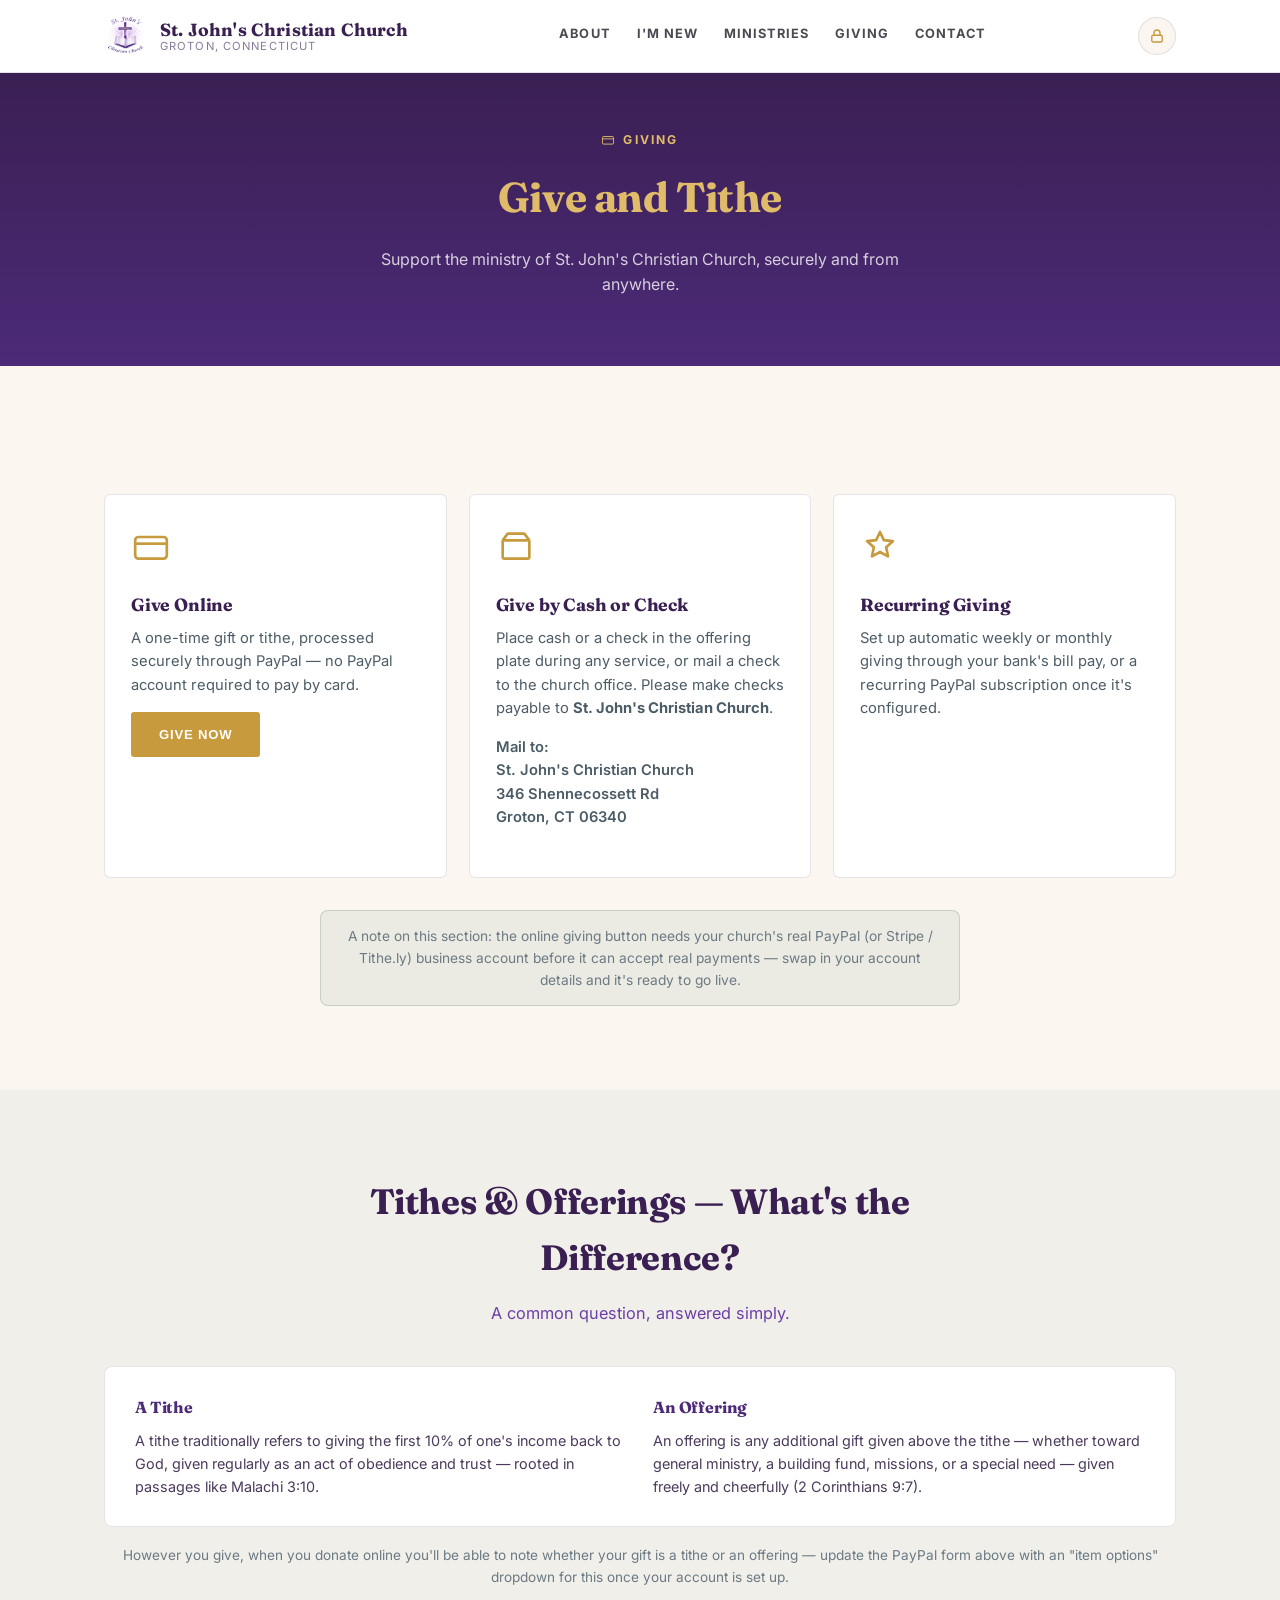
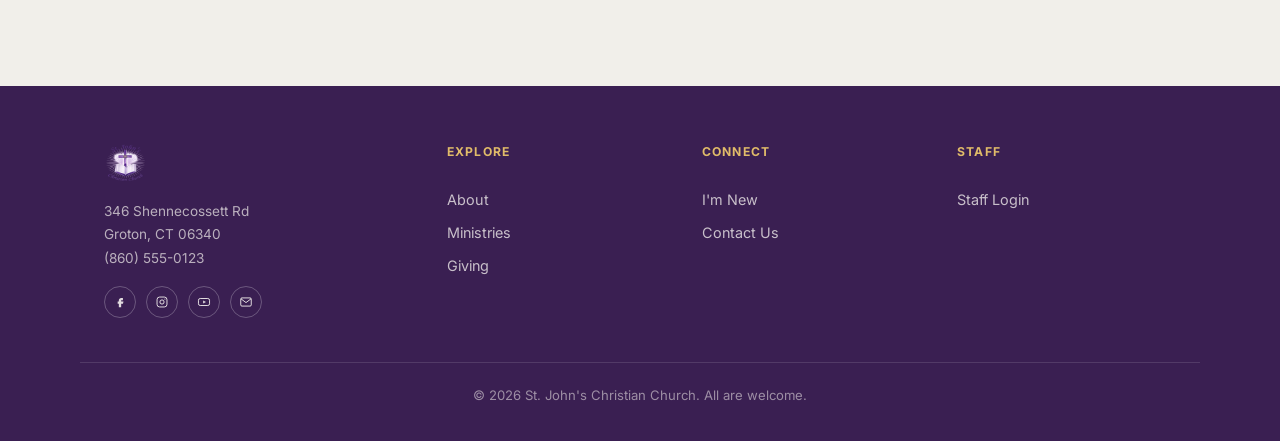
<file: giving.html>
<!DOCTYPE html>
<html lang="en">
<head>
<meta charset="UTF-8">
<meta name="viewport" content="width=device-width, initial-scale=1.0">
<title>Giving — St. John's Christian Church</title>
<link rel="icon" type="image/png" href="assets/logo.png">
<link rel="apple-touch-icon" href="assets/logo.png">
<link rel="preconnect" href="https://fonts.googleapis.com">
<link href="https://fonts.googleapis.com/css2?family=Fraunces:opsz,wght@9..144,500;9..144,600;9..144,700&family=Inter:wght@400;500;600;700&display=swap" rel="stylesheet">
<link rel="stylesheet" href="styles.css">
</head>
<body>

<header class="site-header">
  <div class="header-inner">
    <a href="index.html" class="brand">
      <img src="assets/logo.png" alt="St. John's Christian Church logo" class="brand-logo">
      <span class="brand-text">
        <span class="name">St. John's Christian Church</span>
        <span class="place">Groton, Connecticut</span>
      </span>
    </a>
    <button class="nav-toggle" aria-label="Toggle navigation menu" aria-expanded="false">
      <svg width="26" height="26" viewBox="0 0 24 24" fill="none"><path d="M3 6h18M3 12h18M3 18h18" stroke="currentColor" stroke-width="2" stroke-linecap="round"/></svg>
    </button>
    <nav class="main-nav">      <a href="about.html">About</a>
      <a href="im-new.html">I'm New</a>
      <a href="ministries.html">Ministries</a>
      <a href="giving.html">Giving</a>
      <a href="index.html#contact">Contact</a>
    </nav>
    <a class="admin-btn" href="admin.html" aria-label="Staff login" title="Staff login">
      <svg viewBox="0 0 24 24" fill="none"><rect x="5" y="11" width="14" height="9" rx="2" stroke="currentColor" stroke-width="1.8"/><path d="M8 11V8a4 4 0 0 1 8 0v3" stroke="currentColor" stroke-width="1.8"/></svg>
    </a>
  </div>
</header>

<section class="page-hero">
  <span class="eyebrow">
    <svg class="float-slow" viewBox="0 0 24 24" fill="none"><rect x="2.5" y="6" width="19" height="13" rx="2" stroke="currentColor" stroke-width="1.6"/><path d="M2.5 10h19" stroke="currentColor" stroke-width="1.6"/></svg>
    Giving
  </span>
  <h1>Give and Tithe</h1>
  <p>Support the ministry of St. John's Christian Church, securely and from anywhere.</p>
</section>

<!-- ============ WAYS TO GIVE ============ -->
<section>
  <div class="container">
    <div class="give-grid reveal-group">
      <div class="give-card reveal-fade">
        <svg class="icon" viewBox="0 0 24 24" fill="none"><rect x="2.5" y="6" width="19" height="13" rx="2" stroke="currentColor" stroke-width="1.6"/><path d="M2.5 10h19" stroke="currentColor" stroke-width="1.6"/></svg>
        <h3>Give Online</h3>
        <p>A one-time gift or tithe, processed securely through PayPal — no PayPal account required to pay by card.</p>

        <!-- ================================================================
             PAYPAL DONATE BUTTON — action needed:
             Replace "YOUR-PAYPAL-BUSINESS-EMAIL@example.com" below with the
             church's own PayPal business email (or PayPal.Me link) once you
             set one up at paypal.com/business. Prefer Tithe.ly, Stripe, or
             another processor? Swap this form for their embed snippet.
             ================================================================ -->
        <form action="https://www.paypal.com/donate" method="post" target="_blank" style="margin-top:14px;">
          <input type="hidden" name="business" value="YOUR-PAYPAL-BUSINESS-EMAIL@example.com" />
          <input type="hidden" name="item_name" value="Tithe / Offering — St. John's Christian Church" />
          <input type="hidden" name="currency_code" value="USD" />
          <button type="submit" class="btn btn-primary">Give Now</button>
        </form>
      </div>

      <div class="give-card reveal-fade">
        <svg class="icon" viewBox="0 0 24 24" fill="none"><path d="M4 8h16M4 8v10a1 1 0 0 0 1 1h14a1 1 0 0 0 1-1V8M4 8l3-4h10l3 4" stroke="currentColor" stroke-width="1.6" stroke-linejoin="round"/></svg>
        <h3>Give by Cash or Check</h3>
        <p>Place cash or a check in the offering plate during any service, or mail a check to the church office. Please make checks payable to <strong>St. John's Christian Church</strong>.</p>
        <p style="margin-top:14px;font-weight:600;">Mail to:<br>St. John's Christian Church<br>346 Shennecossett Rd<br>Groton, CT 06340</p>
      </div>

      <div class="give-card reveal-fade">
        <svg class="icon" viewBox="0 0 24 24" fill="none"><path d="M12 3l2.3 4.9 5.4.6-4 3.7 1.1 5.4L12 15l-4.8 2.6 1.1-5.4-4-3.7 5.4-.6L12 3z" stroke="currentColor" stroke-width="1.6" stroke-linejoin="round"/></svg>
        <h3>Recurring Giving</h3>
        <p>Set up automatic weekly or monthly giving through your bank's bill pay, or a recurring PayPal subscription once it's configured.</p>
      </div>
    </div>

    <p class="give-note">A note on this section: the online giving button needs your church's real PayPal (or Stripe / Tithe.ly) business account before it can accept real payments — swap in your account details and it's ready to go live.</p>
  </div>
</section>

<!-- ============ TITHES VS OFFERINGS ============ -->
<section class="section-alt blob-field">
  <div class="blob" style="width:360px;height:360px;top:-100px;right:-110px;background:var(--blush);"></div>
  <div class="container">
    <div class="section-head reveal">
      <h2>Tithes &amp; Offerings — What's the Difference?</h2>
      <p>A common question, answered simply.</p>
    </div>
    <div class="tithe-offering-note reveal-fade">
      <div>
        <h3>A Tithe</h3>
        <p>A tithe traditionally refers to giving the first 10% of one's income back to God, given regularly as an act of obedience and trust — rooted in passages like Malachi 3:10.</p>
      </div>
      <div>
        <h3>An Offering</h3>
        <p>An offering is any additional gift given above the tithe — whether toward general ministry, a building fund, missions, or a special need — given freely and cheerfully (2 Corinthians 9:7).</p>
      </div>
    </div>
    <p style="text-align:center;margin-top:18px;font-size:0.85rem;color:#6b7a84;">However you give, when you donate online you'll be able to note whether your gift is a tithe or an offering — update the PayPal form above with an "item options" dropdown for this once your account is set up.</p>
  </div>
</section>

<footer class="site-footer">
  <div class="container footer-grid">
    <div class="footer-brand">
      <img src="assets/logo.png" alt="St. John's Christian Church logo" class="footer-logo">
      <p class="footer-address">346 Shennecossett Rd<br>Groton, CT 06340<br>(860) 555-0123</p>
      <!-- Social links — placeholders, same as the hero. Update with real URLs when ready. -->
      <div class="footer-social">
        <a href="#" title="Facebook" aria-label="Facebook"><svg viewBox="0 0 24 24" fill="currentColor"><path d="M14 9h3V5h-3c-2.2 0-4 1.8-4 4v2H8v4h2v6h4v-6h3l1-4h-4v-2c0-.6.4-1 1-1z"/></svg></a>
        <a href="#" title="Instagram" aria-label="Instagram"><svg viewBox="0 0 24 24" fill="none"><rect x="3.5" y="3.5" width="17" height="17" rx="4.5" stroke="currentColor" stroke-width="1.7"/><circle cx="12" cy="12" r="3.6" stroke="currentColor" stroke-width="1.7"/><circle cx="17" cy="7" r="1" fill="currentColor"/></svg></a>
        <a href="#" title="YouTube" aria-label="YouTube"><svg viewBox="0 0 24 24" fill="none"><rect x="2.5" y="6" width="19" height="12" rx="3" stroke="currentColor" stroke-width="1.7"/><path d="M10.5 9.5l5 2.5-5 2.5z" fill="currentColor"/></svg></a>
        <a href="mailto:info@stjohnsgroton.org" title="Email" aria-label="Email"><svg viewBox="0 0 24 24" fill="none"><rect x="3" y="5" width="18" height="14" rx="2" stroke="currentColor" stroke-width="1.7"/><path d="M4 7l8 6 8-6" stroke="currentColor" stroke-width="1.7" stroke-linecap="round"/></svg></a>
      </div>
    </div>
    <div class="footer-col">
      <h4>Explore</h4>
      <a href="about.html">About</a>
      <a href="ministries.html">Ministries</a>
      <a href="giving.html">Giving</a>
    </div>
    <div class="footer-col">
      <h4>Connect</h4>
      <a href="im-new.html">I'm New</a>
      <a href="index.html#contact">Contact Us</a>
    </div>
    <div class="footer-col">
      <h4>Staff</h4>
      <a href="admin.html">Staff Login</a>
    </div>
  </div>
  <div class="footer-bottom">
    <p>&copy; <span class="footer-year"></span> St. John's Christian Church. All are welcome.</p>
  </div>
</footer>

<script src="app.js"></script>
</body>
</html>
</file>
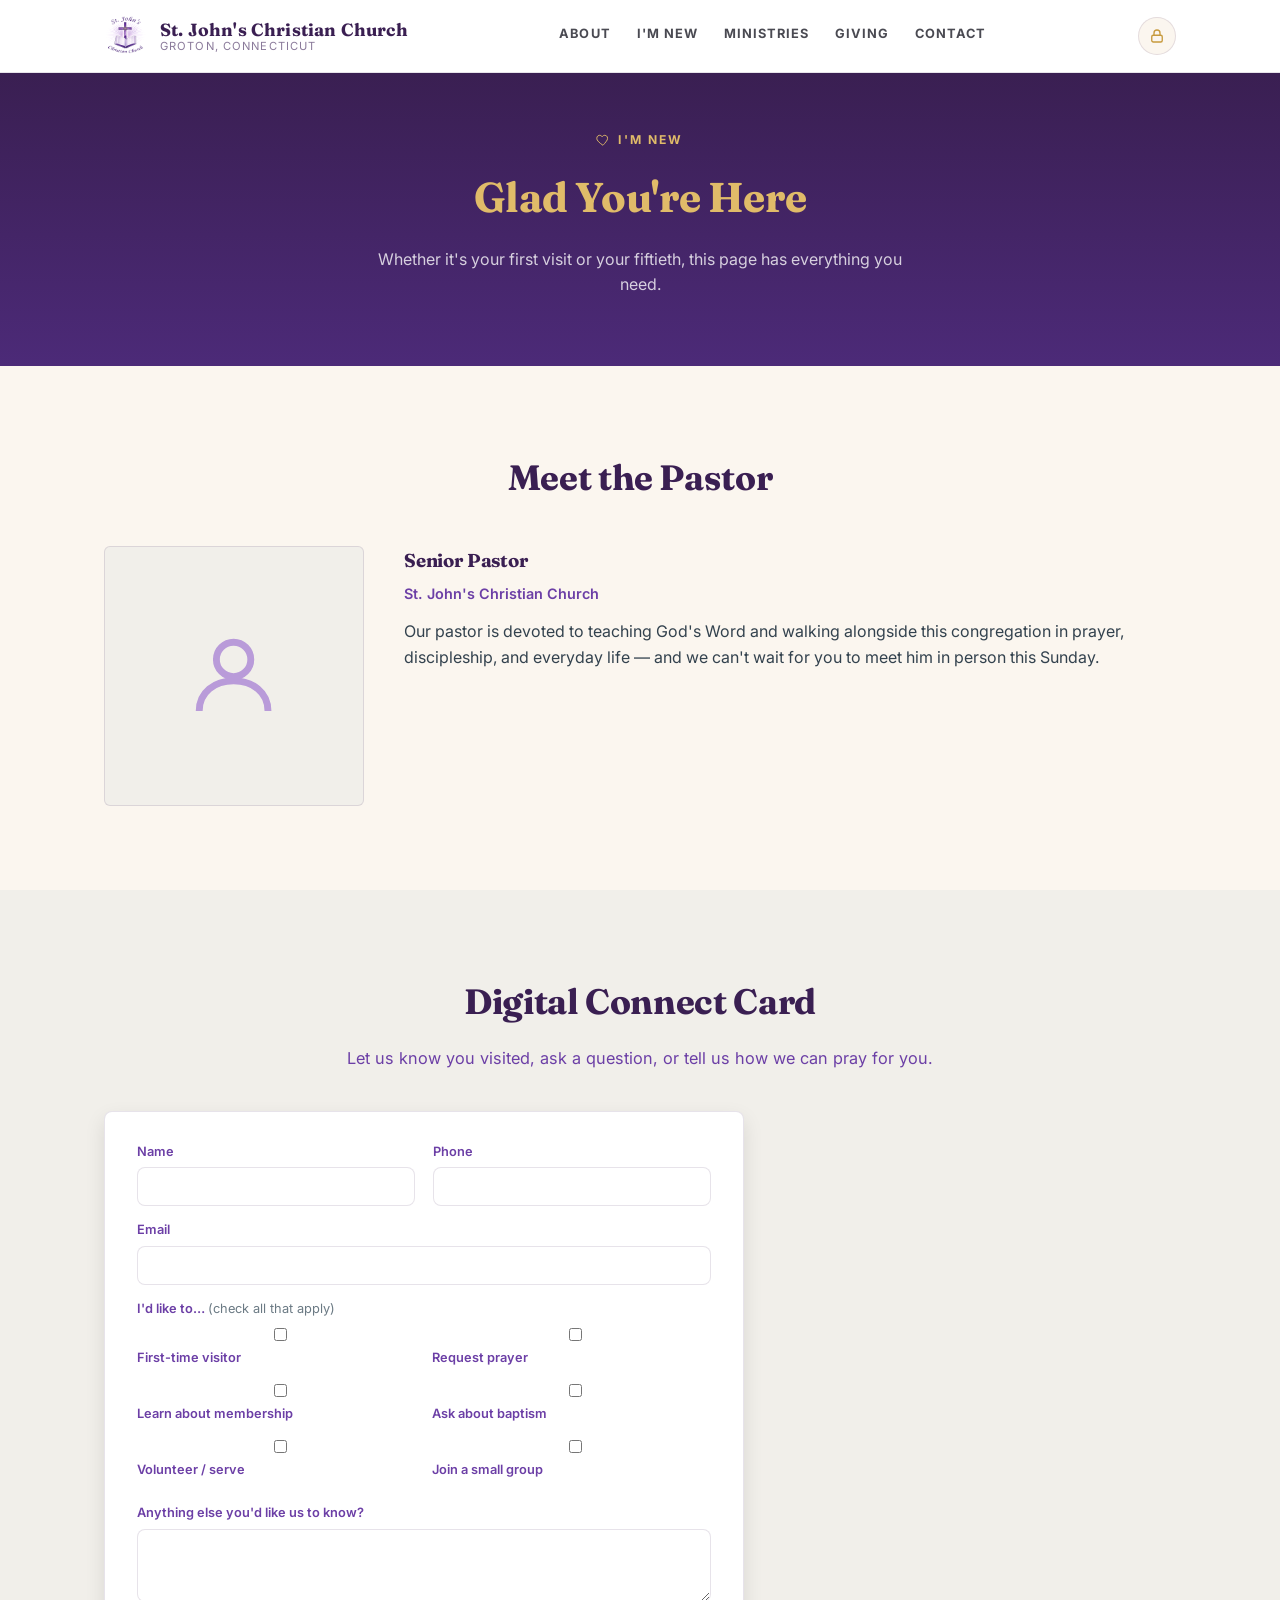
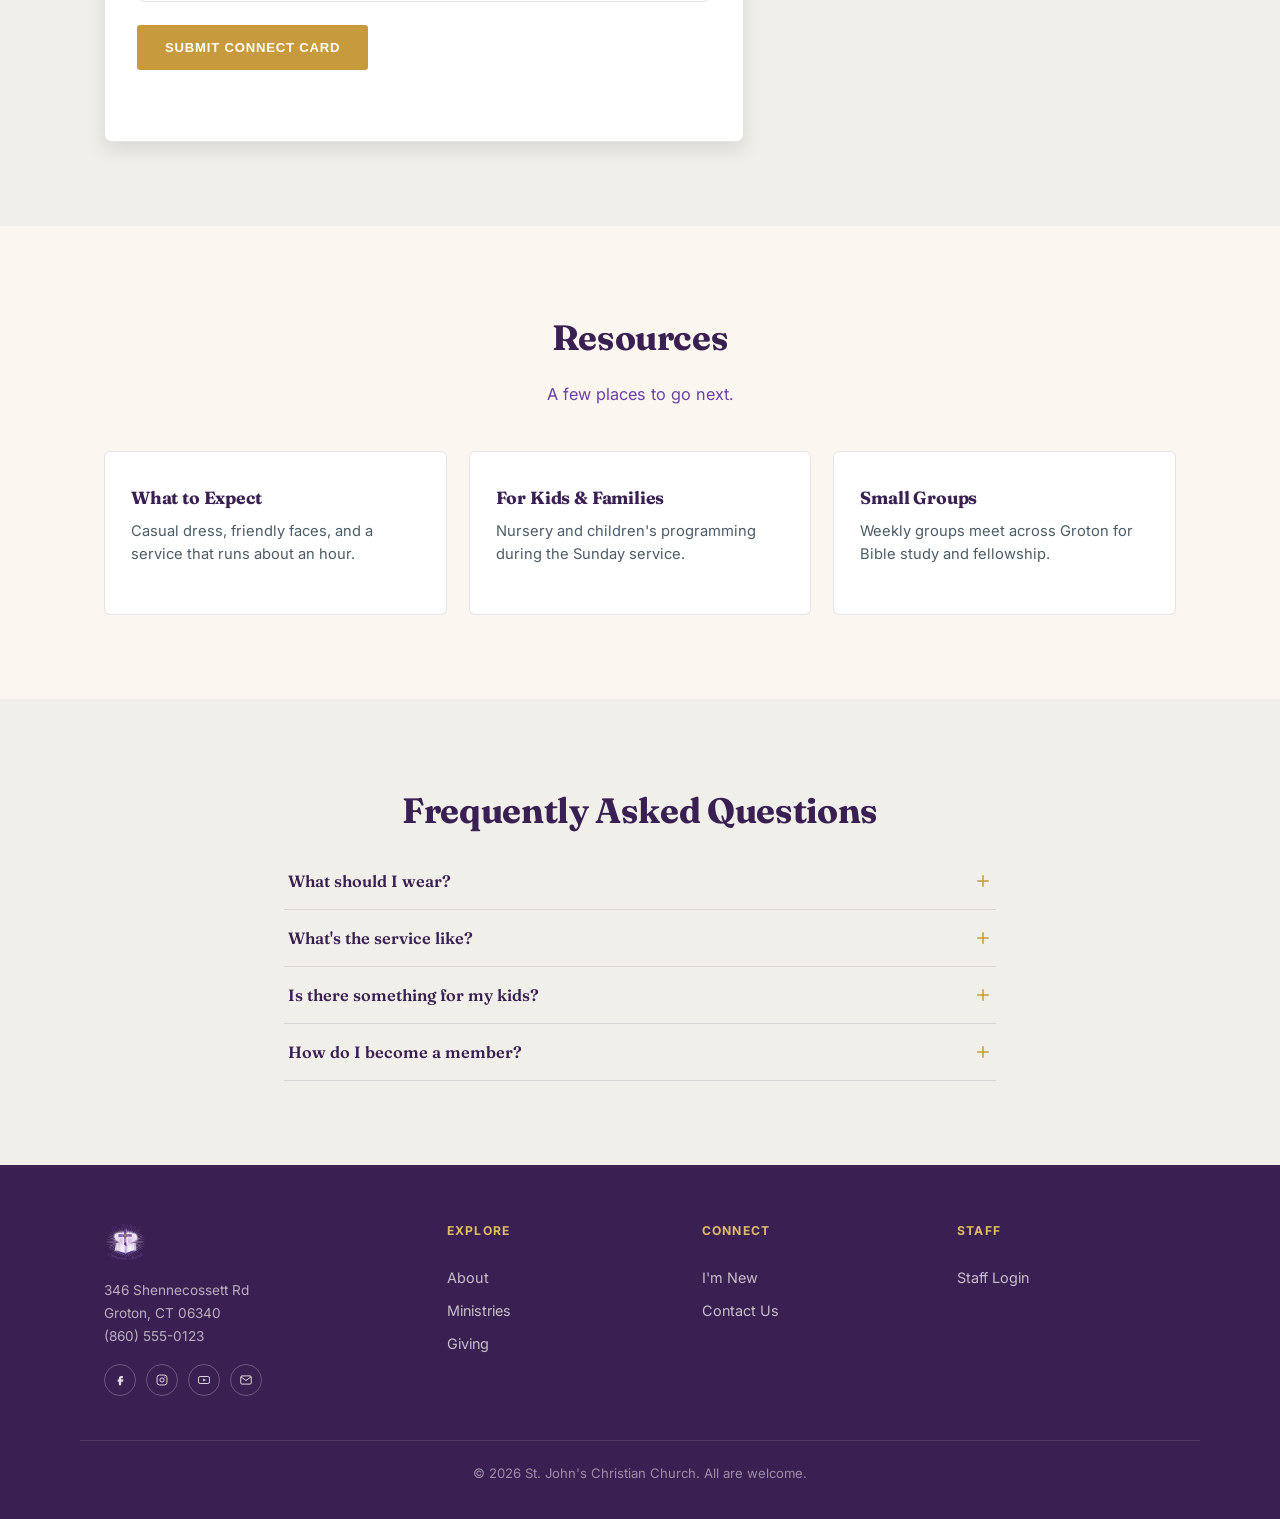
<file: im-new.html>
<!DOCTYPE html>
<html lang="en">
<head>
<meta charset="UTF-8">
<meta name="viewport" content="width=device-width, initial-scale=1.0">
<title>I'm New — St. John's Christian Church</title>
<link rel="icon" type="image/png" href="assets/logo.png">
<link rel="apple-touch-icon" href="assets/logo.png">
<link rel="preconnect" href="https://fonts.googleapis.com">
<link href="https://fonts.googleapis.com/css2?family=Fraunces:opsz,wght@9..144,500;9..144,600;9..144,700&family=Inter:wght@400;500;600;700&display=swap" rel="stylesheet">
<link rel="stylesheet" href="styles.css">
</head>
<body>

<div class="config-banner" id="config-banner" style="display:none;"></div>

<header class="site-header">
  <div class="header-inner">
    <a href="index.html" class="brand">
      <img src="assets/logo.png" alt="St. John's Christian Church logo" class="brand-logo">
      <span class="brand-text">
        <span class="name">St. John's Christian Church</span>
        <span class="place">Groton, Connecticut</span>
      </span>
    </a>
    <button class="nav-toggle" aria-label="Toggle navigation menu" aria-expanded="false">
      <svg width="26" height="26" viewBox="0 0 24 24" fill="none"><path d="M3 6h18M3 12h18M3 18h18" stroke="currentColor" stroke-width="2" stroke-linecap="round"/></svg>
    </button>
    <nav class="main-nav">      <a href="about.html">About</a>
      <a href="im-new.html">I'm New</a>
      <a href="ministries.html">Ministries</a>
      <a href="giving.html">Giving</a>
      <a href="index.html#contact">Contact</a>
    </nav>
    <a class="admin-btn" href="admin.html" aria-label="Staff login" title="Staff login">
      <svg viewBox="0 0 24 24" fill="none"><rect x="5" y="11" width="14" height="9" rx="2" stroke="currentColor" stroke-width="1.8"/><path d="M8 11V8a4 4 0 0 1 8 0v3" stroke="currentColor" stroke-width="1.8"/></svg>
    </a>
  </div>
</header>

<section class="page-hero">
  <span class="eyebrow">
    <svg class="float-slow" viewBox="0 0 24 24" fill="none"><path d="M12 21s-7.5-4.6-10-9.1C.4 8.1 2 4.5 5.6 4c2-.3 3.9.7 5 2.3C11.7 4.7 13.6 3.7 15.6 4c3.6.5 5.2 4.1 3.6 7.9C16.5 16.4 12 21 12 21z" stroke="currentColor" stroke-width="1.6"/></svg>
    I'm New
  </span>
  <h1>Glad You're Here</h1>
  <p>Whether it's your first visit or your fiftieth, this page has everything you need.</p>
</section>

<!-- ============ MEET THE PASTOR ============ -->
<section>
  <div class="container">
    <div class="section-head reveal">
      <h2>Meet the Pastor</h2>
    </div>
    <div class="pastor-block reveal-fade">
      <div class="pastor-photo">
        <svg viewBox="0 0 24 24" fill="none"><circle cx="12" cy="8" r="4" stroke="currentColor" stroke-width="1.6"/><path d="M4 20c0-4.4 3.6-7 8-7s8 2.6 8 7" stroke="currentColor" stroke-width="1.6"/></svg>
      </div>
      <div class="about-copy">
        <h3 style="margin-bottom:6px;">Senior Pastor</h3>
        <p style="color:var(--harbor);font-weight:600;font-size:0.9rem;margin-bottom:14px;">St. John's Christian Church</p>
        <p>Our pastor is devoted to teaching God's Word and walking alongside this congregation in prayer, discipleship, and everyday life — and we can't wait for you to meet him in person this Sunday.</p>
      </div>
    </div>
  </div>
</section>

<!-- ============ DIGITAL CONNECT CARD ============ -->
<section class="section-alt blob-field" id="connect">
  <div class="blob" style="width:360px;height:360px;bottom:-120px;left:-100px;background:var(--blush);"></div>
  <div class="container">
    <div class="section-head reveal">
      <h2>Digital Connect Card</h2>
      <p>Let us know you visited, ask a question, or tell us how we can pray for you.</p>
    </div>
    <div class="connect-card-panel reveal-fade" style="max-width:640px;">
      <form id="connect-form">
        <div class="form-grid">
          <div>
            <label for="cc-name">Name</label>
            <input type="text" id="cc-name" required>
          </div>
          <div>
            <label for="cc-phone">Phone</label>
            <input type="tel" id="cc-phone">
          </div>
          <div class="full">
            <label for="cc-email">Email</label>
            <input type="email" id="cc-email" required>
          </div>
          <div class="full">
            <label>I'd like to… <span style="font-weight:400;color:#6b7a84;">(check all that apply)</span></label>
            <div class="checkbox-grid">
              <label><input type="checkbox" name="interest" value="First-time visitor"> First-time visitor</label>
              <label><input type="checkbox" name="interest" value="Request prayer"> Request prayer</label>
              <label><input type="checkbox" name="interest" value="Learn about membership"> Learn about membership</label>
              <label><input type="checkbox" name="interest" value="Ask about baptism"> Ask about baptism</label>
              <label><input type="checkbox" name="interest" value="Volunteer / serve"> Volunteer / serve</label>
              <label><input type="checkbox" name="interest" value="Join a small group"> Join a small group</label>
            </div>
          </div>
          <div class="full">
            <label for="cc-message">Anything else you'd like us to know?</label>
            <textarea id="cc-message" rows="3"></textarea>
          </div>
        </div>
        <div class="form-actions" style="margin-top:16px;">
          <button type="submit" class="btn btn-primary">Submit Connect Card</button>
        </div>
        <p id="connect-status" style="font-size:0.88rem;color:#3f5f54;min-height:1.2em;margin-top:10px;"></p>
      </form>
    </div>
  </div>
</section>

<!-- ============ RESOURCES ============ -->
<section>
  <div class="container">
    <div class="section-head reveal">
      <h2>Resources</h2>
      <p>A few places to go next.</p>
    </div>
    <div class="give-grid reveal-group">
      <div class="give-card reveal-fade">
        <h3>What to Expect</h3>
        <p>Casual dress, friendly faces, and a service that runs about an hour.</p>
      </div>
      <div class="give-card reveal-fade">
        <h3>For Kids &amp; Families</h3>
        <p>Nursery and children's programming during the Sunday service.</p>
      </div>
      <div class="give-card reveal-fade">
        <h3>Small Groups</h3>
        <p>Weekly groups meet across Groton for Bible study and fellowship.</p>
      </div>
    </div>
  </div>
</section>

<!-- ============ FAQ ============ -->
<section class="section-alt">
  <div class="container" style="max-width:760px;">
    <div class="section-head reveal">
      <h2>Frequently Asked Questions</h2>
    </div>
    <div id="faq-list" class="reveal-fade">
      <div class="faq-item">
        <button class="faq-q" aria-expanded="false">
          What should I wear?
          <svg viewBox="0 0 24 24" fill="none"><path d="M12 5v14M5 12h14" stroke="currentColor" stroke-width="2" stroke-linecap="round"/></svg>
        </button>
        <div class="faq-a"><div class="faq-a-inner">Come as you are — most people dress casually, and no one will look twice either way.</div></div>
      </div>
      <div class="faq-item">
        <button class="faq-q" aria-expanded="false">
          What's the service like?
          <svg viewBox="0 0 24 24" fill="none"><path d="M12 5v14M5 12h14" stroke="currentColor" stroke-width="2" stroke-linecap="round"/></svg>
        </button>
        <div class="faq-a"><div class="faq-a-inner">Expect worship music, a message from scripture, and a warm welcome, lasting about an hour.</div></div>
      </div>
      <div class="faq-item">
        <button class="faq-q" aria-expanded="false">
          Is there something for my kids?
          <svg viewBox="0 0 24 24" fill="none"><path d="M12 5v14M5 12h14" stroke="currentColor" stroke-width="2" stroke-linecap="round"/></svg>
        </button>
        <div class="faq-a"><div class="faq-a-inner">Yes — we have nursery care and age-appropriate programming during the service.</div></div>
      </div>
      <div class="faq-item">
        <button class="faq-q" aria-expanded="false">
          How do I become a member?
          <svg viewBox="0 0 24 24" fill="none"><path d="M12 5v14M5 12h14" stroke="currentColor" stroke-width="2" stroke-linecap="round"/></svg>
        </button>
        <div class="faq-a"><div class="faq-a-inner">Check "Learn about membership" on the connect card above, and someone from our staff will follow up.</div></div>
      </div>
    </div>
  </div>
</section>

<footer class="site-footer">
  <div class="container footer-grid">
    <div class="footer-brand">
      <img src="assets/logo.png" alt="St. John's Christian Church logo" class="footer-logo">
      <p class="footer-address">346 Shennecossett Rd<br>Groton, CT 06340<br>(860) 555-0123</p>
      <!-- Social links — placeholders, same as the hero. Update with real URLs when ready. -->
      <div class="footer-social">
        <a href="#" title="Facebook" aria-label="Facebook"><svg viewBox="0 0 24 24" fill="currentColor"><path d="M14 9h3V5h-3c-2.2 0-4 1.8-4 4v2H8v4h2v6h4v-6h3l1-4h-4v-2c0-.6.4-1 1-1z"/></svg></a>
        <a href="#" title="Instagram" aria-label="Instagram"><svg viewBox="0 0 24 24" fill="none"><rect x="3.5" y="3.5" width="17" height="17" rx="4.5" stroke="currentColor" stroke-width="1.7"/><circle cx="12" cy="12" r="3.6" stroke="currentColor" stroke-width="1.7"/><circle cx="17" cy="7" r="1" fill="currentColor"/></svg></a>
        <a href="#" title="YouTube" aria-label="YouTube"><svg viewBox="0 0 24 24" fill="none"><rect x="2.5" y="6" width="19" height="12" rx="3" stroke="currentColor" stroke-width="1.7"/><path d="M10.5 9.5l5 2.5-5 2.5z" fill="currentColor"/></svg></a>
        <a href="mailto:info@stjohnsgroton.org" title="Email" aria-label="Email"><svg viewBox="0 0 24 24" fill="none"><rect x="3" y="5" width="18" height="14" rx="2" stroke="currentColor" stroke-width="1.7"/><path d="M4 7l8 6 8-6" stroke="currentColor" stroke-width="1.7" stroke-linecap="round"/></svg></a>
      </div>
    </div>
    <div class="footer-col">
      <h4>Explore</h4>
      <a href="about.html">About</a>
      <a href="ministries.html">Ministries</a>
      <a href="giving.html">Giving</a>
    </div>
    <div class="footer-col">
      <h4>Connect</h4>
      <a href="im-new.html">I'm New</a>
      <a href="index.html#contact">Contact Us</a>
    </div>
    <div class="footer-col">
      <h4>Staff</h4>
      <a href="admin.html">Staff Login</a>
    </div>
  </div>
  <div class="footer-bottom">
    <p>&copy; <span class="footer-year"></span> St. John's Christian Church. All are welcome.</p>
  </div>
</footer>

<script src="app.js"></script>
</body>
</html>
</file>
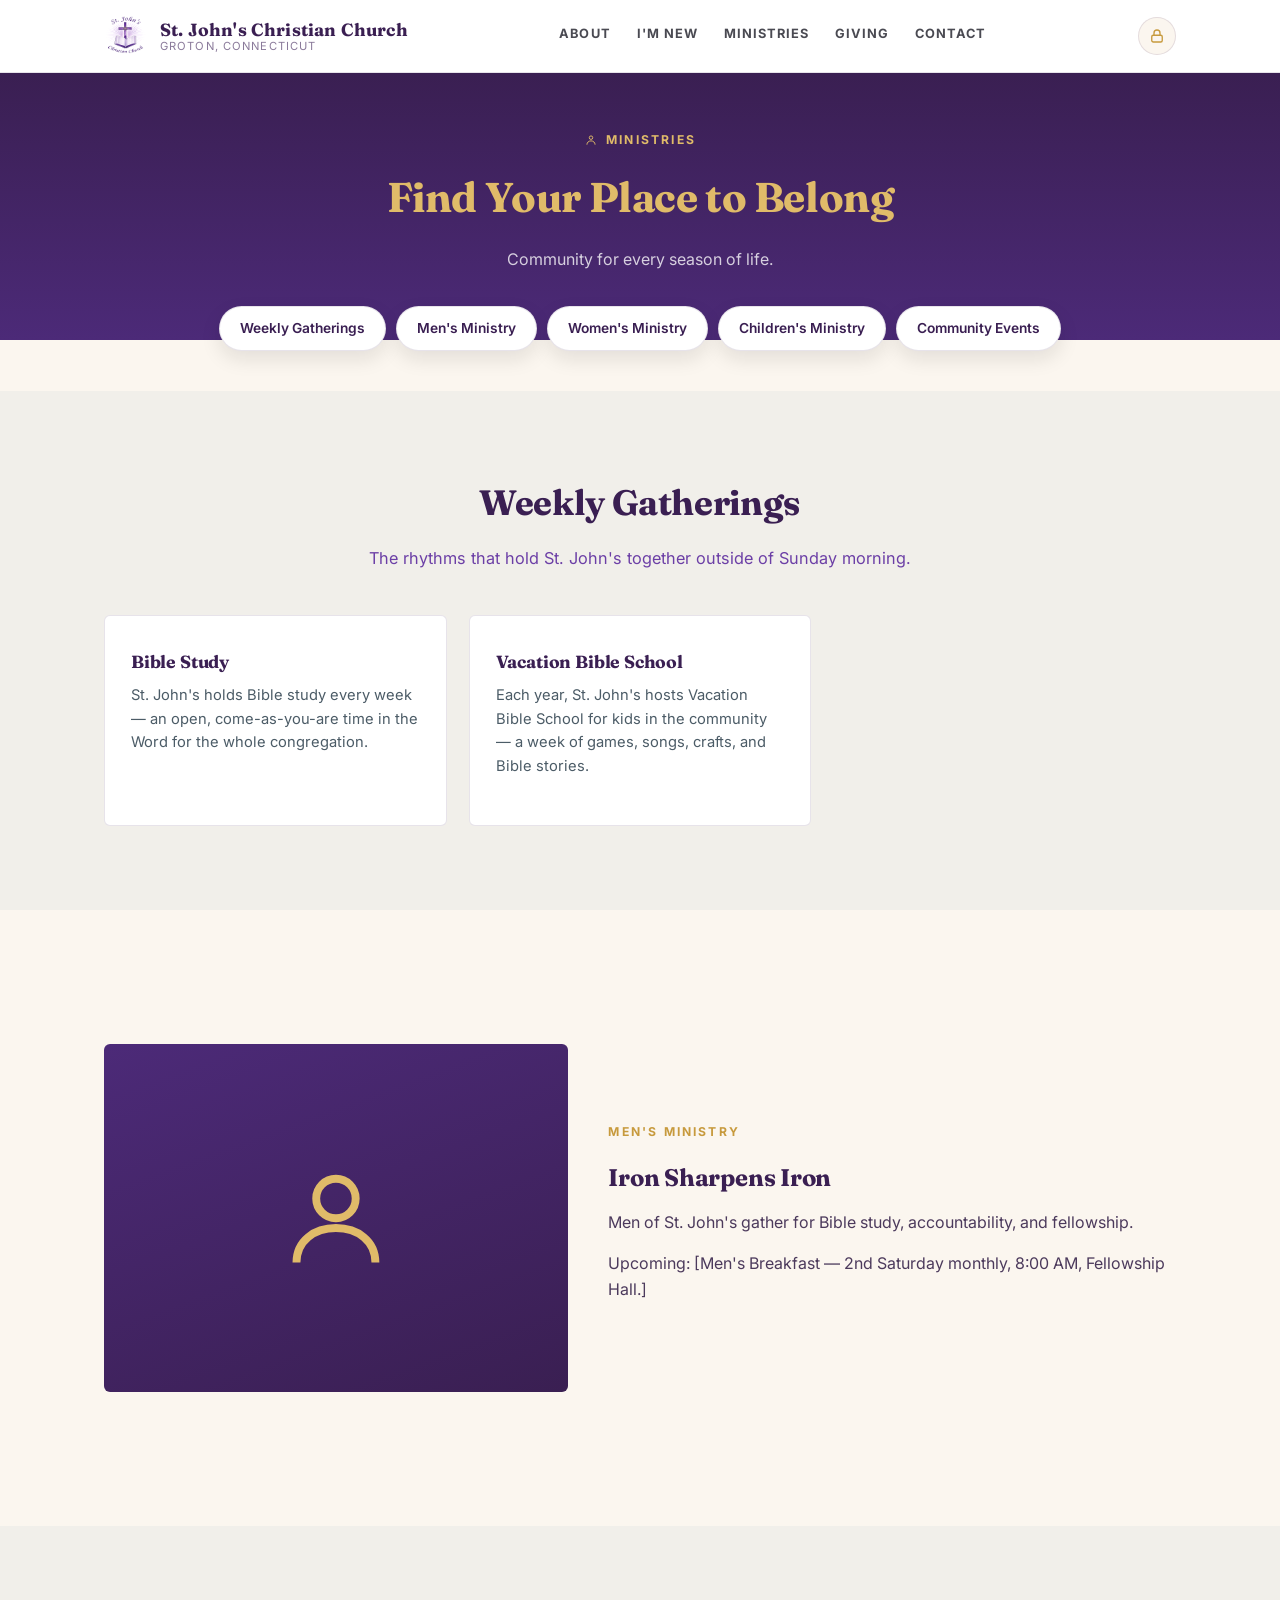
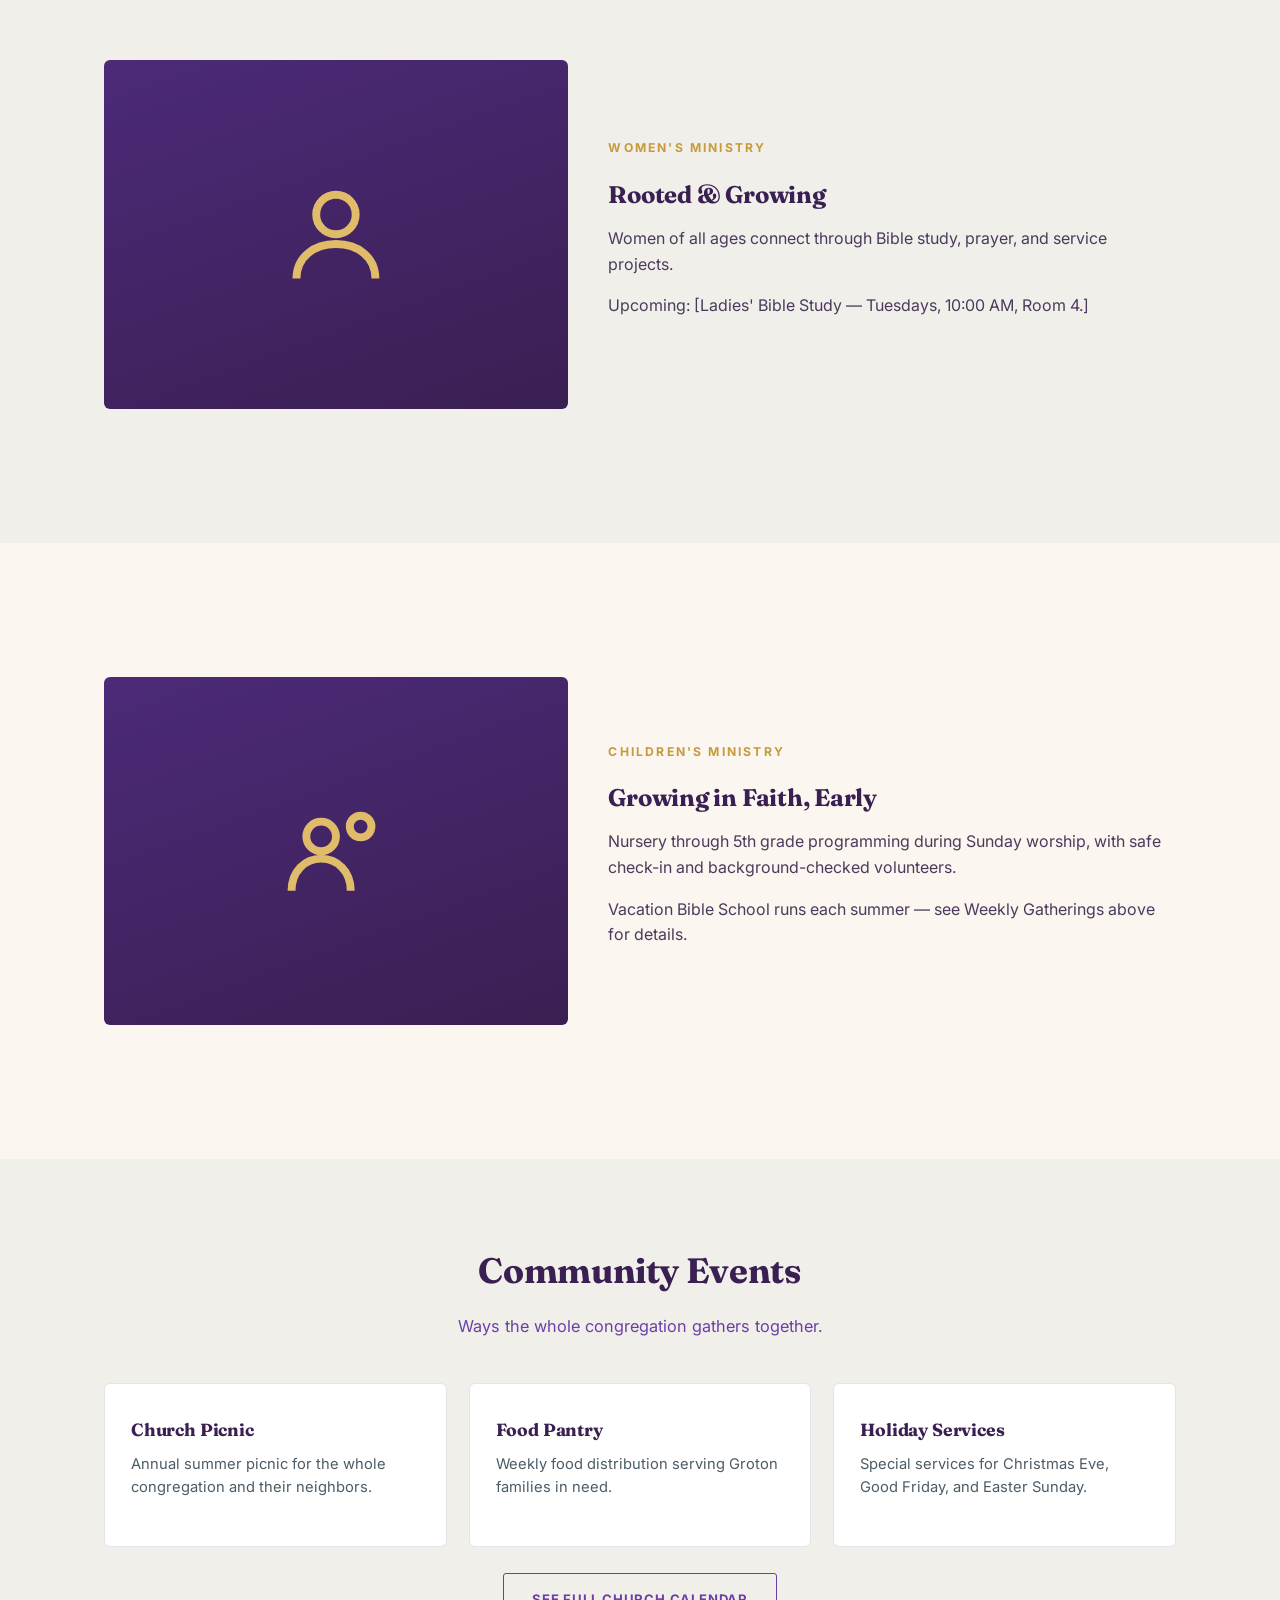
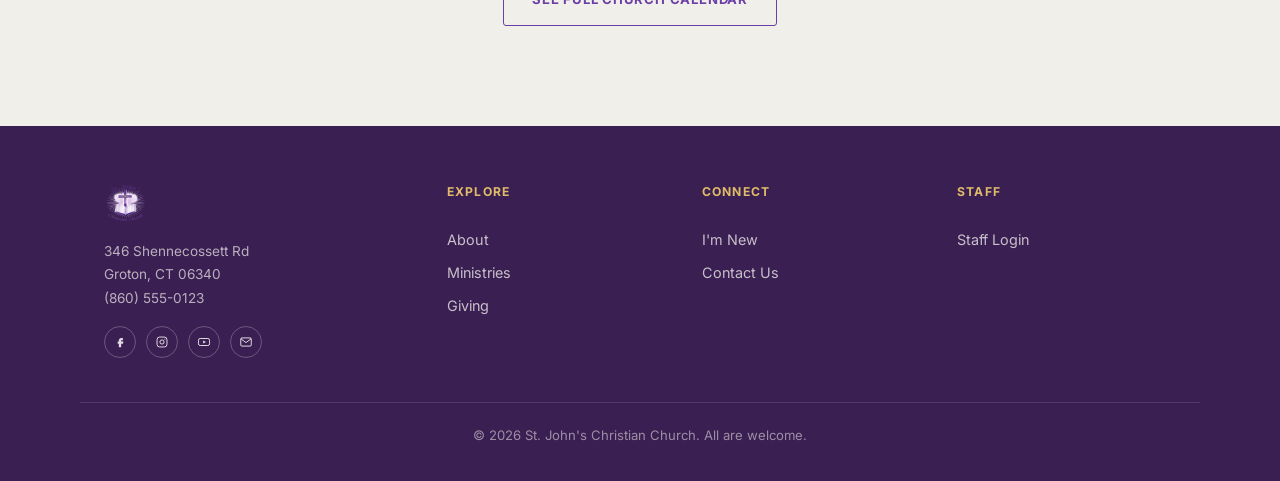
<file: ministries.html>
<!DOCTYPE html>
<html lang="en">
<head>
<meta charset="UTF-8">
<meta name="viewport" content="width=device-width, initial-scale=1.0">
<title>Ministries — St. John's Christian Church</title>
<link rel="icon" type="image/png" href="assets/logo.png">
<link rel="apple-touch-icon" href="assets/logo.png">
<link rel="preconnect" href="https://fonts.googleapis.com">
<link href="https://fonts.googleapis.com/css2?family=Fraunces:opsz,wght@9..144,500;9..144,600;9..144,700&family=Inter:wght@400;500;600;700&display=swap" rel="stylesheet">
<link rel="stylesheet" href="styles.css">
</head>
<body>

<header class="site-header">
  <div class="header-inner">
    <a href="index.html" class="brand">
      <img src="assets/logo.png" alt="St. John's Christian Church logo" class="brand-logo">
      <span class="brand-text">
        <span class="name">St. John's Christian Church</span>
        <span class="place">Groton, Connecticut</span>
      </span>
    </a>
    <button class="nav-toggle" aria-label="Toggle navigation menu" aria-expanded="false">
      <svg width="26" height="26" viewBox="0 0 24 24" fill="none"><path d="M3 6h18M3 12h18M3 18h18" stroke="currentColor" stroke-width="2" stroke-linecap="round"/></svg>
    </button>
    <nav class="main-nav">      <a href="about.html">About</a>
      <a href="im-new.html">I'm New</a>
      <a href="ministries.html">Ministries</a>
      <a href="giving.html">Giving</a>
      <a href="index.html#contact">Contact</a>
    </nav>
    <a class="admin-btn" href="admin.html" aria-label="Staff login" title="Staff login">
      <svg viewBox="0 0 24 24" fill="none"><rect x="5" y="11" width="14" height="9" rx="2" stroke="currentColor" stroke-width="1.8"/><path d="M8 11V8a4 4 0 0 1 8 0v3" stroke="currentColor" stroke-width="1.8"/></svg>
    </a>
  </div>
</header>

<section class="page-hero">
  <span class="eyebrow">
    <svg class="float-slow" viewBox="0 0 24 24" fill="none"><circle cx="12" cy="8" r="3" stroke="currentColor" stroke-width="1.6"/><path d="M5 20c0-3.9 3.1-6.5 7-6.5s7 2.6 7 6.5" stroke="currentColor" stroke-width="1.6"/></svg>
    Ministries
  </span>
  <h1>Find Your Place to Belong</h1>
  <p>Community for every season of life.</p>
</section>

<div class="subnav">
  <a href="#gatherings">Weekly Gatherings</a>
  <a href="#mens">Men's Ministry</a>
  <a href="#womens">Women's Ministry</a>
  <a href="#childrens">Children's Ministry</a>
  <a href="#community">Community Events</a>
</div>

<section id="gatherings" class="section-alt">
  <div class="container">
    <div class="section-head reveal">
      <h2>Weekly Gatherings</h2>
      <p>The rhythms that hold St. John's together outside of Sunday morning.</p>
    </div>
    <div class="give-grid reveal-group">
      <div class="give-card reveal-fade">
        <h3>Bible Study</h3>
        <p>St. John's holds Bible study every week — an open, come-as-you-are time in the Word for the whole congregation.</p>
      </div>
      <div class="give-card reveal-fade">
        <h3>Vacation Bible School</h3>
        <p>Each year, St. John's hosts Vacation Bible School for kids in the community — a week of games, songs, crafts, and Bible stories.</p>
      </div>
    </div>
  </div>
</section>

<section id="mens">
  <div class="container">
    <div class="ministry-block reveal-fade">
      <div class="ministry-icon-wrap">
        <svg viewBox="0 0 24 24" fill="none"><circle cx="12" cy="8" r="4" stroke="currentColor" stroke-width="1.6"/><path d="M4 21c0-4.4 3.6-7 8-7s8 2.6 8 7" stroke="currentColor" stroke-width="1.6"/></svg>
      </div>
      <div class="ministry-copy">
        <span class="eyebrow">Men's Ministry</span>
        <h2>Iron Sharpens Iron</h2>
        <p>Men of St. John's gather for Bible study, accountability, and fellowship.</p>
        <p>Upcoming: [Men's Breakfast — 2nd Saturday monthly, 8:00 AM, Fellowship Hall.]</p>
      </div>
    </div>
  </div>
</section>

<section id="womens" class="section-alt">
  <div class="container">
    <div class="ministry-block reveal-fade">
      <div class="ministry-icon-wrap">
        <svg viewBox="0 0 24 24" fill="none"><circle cx="12" cy="8" r="4" stroke="currentColor" stroke-width="1.6"/><path d="M4 21c0-4.4 3.6-7 8-7s8 2.6 8 7" stroke="currentColor" stroke-width="1.6"/></svg>
      </div>
      <div class="ministry-copy">
        <span class="eyebrow">Women's Ministry</span>
        <h2>Rooted &amp; Growing</h2>
        <p>Women of all ages connect through Bible study, prayer, and service projects.</p>
        <p>Upcoming: [Ladies' Bible Study — Tuesdays, 10:00 AM, Room 4.]</p>
      </div>
    </div>
  </div>
</section>

<section id="childrens">
  <div class="container">
    <div class="ministry-block reveal-fade">
      <div class="ministry-icon-wrap">
        <svg viewBox="0 0 24 24" fill="none"><circle cx="9" cy="9" r="3" stroke="currentColor" stroke-width="1.6"/><circle cx="17" cy="7" r="2.2" stroke="currentColor" stroke-width="1.6"/><path d="M3 20c0-3.9 2.7-6.5 6-6.5s6 2.6 6 6.5" stroke="currentColor" stroke-width="1.6"/></svg>
      </div>
      <div class="ministry-copy">
        <span class="eyebrow">Children's Ministry</span>
        <h2>Growing in Faith, Early</h2>
        <p>Nursery through 5th grade programming during Sunday worship, with safe check-in and background-checked volunteers.</p>
        <p>Vacation Bible School runs each summer — see Weekly Gatherings above for details.</p>
      </div>
    </div>
  </div>
</section>

<section id="community" class="section-alt blob-field">
  <div class="blob" style="width:400px;height:400px;top:-140px;left:50%;margin-left:-200px;background:var(--foam);"></div>
  <div class="container">
    <div class="section-head reveal">
      <h2>Community Events</h2>
      <p>Ways the whole congregation gathers together.</p>
    </div>
    <div class="give-grid reveal-group">
      <div class="give-card reveal-fade">
        <h3>Church Picnic</h3>
        <p>Annual summer picnic for the whole congregation and their neighbors.</p>
      </div>
      <div class="give-card reveal-fade">
        <h3>Food Pantry</h3>
        <p>Weekly food distribution serving Groton families in need.</p>
      </div>
      <div class="give-card reveal-fade">
        <h3>Holiday Services</h3>
        <p>Special services for Christmas Eve, Good Friday, and Easter Sunday.</p>
      </div>
    </div>
    <p style="text-align:center;margin-top:26px;">
      <a href="about.html#calendar" class="btn btn-outline">See Full Church Calendar</a>
    </p>
  </div>
</section>

<footer class="site-footer">
  <div class="container footer-grid">
    <div class="footer-brand">
      <img src="assets/logo.png" alt="St. John's Christian Church logo" class="footer-logo">
      <p class="footer-address">346 Shennecossett Rd<br>Groton, CT 06340<br>(860) 555-0123</p>
      <!-- Social links — placeholders, same as the hero. Update with real URLs when ready. -->
      <div class="footer-social">
        <a href="#" title="Facebook" aria-label="Facebook"><svg viewBox="0 0 24 24" fill="currentColor"><path d="M14 9h3V5h-3c-2.2 0-4 1.8-4 4v2H8v4h2v6h4v-6h3l1-4h-4v-2c0-.6.4-1 1-1z"/></svg></a>
        <a href="#" title="Instagram" aria-label="Instagram"><svg viewBox="0 0 24 24" fill="none"><rect x="3.5" y="3.5" width="17" height="17" rx="4.5" stroke="currentColor" stroke-width="1.7"/><circle cx="12" cy="12" r="3.6" stroke="currentColor" stroke-width="1.7"/><circle cx="17" cy="7" r="1" fill="currentColor"/></svg></a>
        <a href="#" title="YouTube" aria-label="YouTube"><svg viewBox="0 0 24 24" fill="none"><rect x="2.5" y="6" width="19" height="12" rx="3" stroke="currentColor" stroke-width="1.7"/><path d="M10.5 9.5l5 2.5-5 2.5z" fill="currentColor"/></svg></a>
        <a href="mailto:info@stjohnsgroton.org" title="Email" aria-label="Email"><svg viewBox="0 0 24 24" fill="none"><rect x="3" y="5" width="18" height="14" rx="2" stroke="currentColor" stroke-width="1.7"/><path d="M4 7l8 6 8-6" stroke="currentColor" stroke-width="1.7" stroke-linecap="round"/></svg></a>
      </div>
    </div>
    <div class="footer-col">
      <h4>Explore</h4>
      <a href="about.html">About</a>
      <a href="ministries.html">Ministries</a>
      <a href="giving.html">Giving</a>
    </div>
    <div class="footer-col">
      <h4>Connect</h4>
      <a href="im-new.html">I'm New</a>
      <a href="index.html#contact">Contact Us</a>
    </div>
    <div class="footer-col">
      <h4>Staff</h4>
      <a href="admin.html">Staff Login</a>
    </div>
  </div>
  <div class="footer-bottom">
    <p>&copy; <span class="footer-year"></span> St. John's Christian Church. All are welcome.</p>
  </div>
</footer>

<script src="app.js"></script>
</body>
</html>
</file>
<file: styles.css>
/* =========================================================
   St. John's Christian Church — Groton, CT
   Design tokens
   ---------------------------------------------------------
   Ink      #16232E  deep navy, primary text / header
   Harbor   #2B4A63  steel blue, secondary surfaces
   Parchment#F5EFE2  warm paper background
   Brass    #B8863C  accent — CTAs, dividers, the anchor mark
   Foam     #7C9A8E  muted sea-green, quiet accents
   White    #FFFDF8  card surfaces
   ========================================================= */

:root{
  --ink: #3A1F52;
  --harbor: #6C3FA6;
  --harbor-deep: #4C2A78;
  --parchment: #FBF6EF;
  --parchment-alt: #F1EFEA;
  --brass: #C79A3D;
  --brass-light: #E0BB69;
  --foam: #B99BD9;
  --blush: #E7B7C4;
  --white: #FFFFFF;
  --line: rgba(58,31,82,0.12);
  --shadow: 0 8px 20px rgba(20,16,24,0.1);
  --shadow-soft: 0 10px 24px rgba(20,16,24,0.08);

  --font-display: "Fraunces", Georgia, serif;
  --font-body: "Inter", -apple-system, BlinkMacSystemFont, sans-serif;

  --radius: 8px;
  --radius-sm: 6px;
  --max-width: 1120px;
}

*{ box-sizing: border-box; }
html{ scroll-behavior: smooth; overflow-x: hidden; }

body{
  margin:0;
  font-family: var(--font-body);
  color: var(--ink);
  background: var(--parchment);
  line-height: 1.6;
  overflow-x: hidden;
  width: 100%;
}

h1,h2,h3,h4{
  font-family: var(--font-display);
  color: var(--ink);
  margin: 0 0 0.4em;
  letter-spacing: -0.01em;
}

p{ margin: 0 0 1em; }

a{ color: inherit; }

img{ max-width:100%; display:block; }

.container{
  max-width: var(--max-width);
  margin: 0 auto;
  padding: 0 24px;
  position: relative;
}

/* Focus visibility */
a:focus-visible, button:focus-visible, input:focus-visible, textarea:focus-visible, select:focus-visible{
  outline: 3px solid var(--brass);
  outline-offset: 2px;
}

/* ---------- Light movement: scroll reveal ---------- */
.reveal{
  opacity: 0;
  transform: translateY(26px);
  transition: opacity .7s ease, transform .7s ease;
}
.reveal.in-view{ opacity: 1; transform: translateY(0); }
.reveal-fade{ opacity: 0; transition: opacity .7s ease; }
.reveal-fade.in-view{ opacity: 1; }
.reveal-group > *:nth-child(2){ transition-delay: .08s; }
.reveal-group > *:nth-child(3){ transition-delay: .16s; }
.reveal-group > *:nth-child(4){ transition-delay: .24s; }

/* ---------- Light movement: gentle float ---------- */
@keyframes floatY{
  0%, 100% { transform: translateY(0); }
  50% { transform: translateY(-7px); }
}
.float-slow{ animation: floatY 5.5s ease-in-out infinite; }

/* ---------- Organic background blobs (retired) ----------
   These softened the previous "warm/organic" direction. The cleaner,
   editorial look we're matching now doesn't use them, so they're
   turned off here rather than stripped from every page's markup. */
.blob-field{ position:relative; }
.blob{ display: none; }

/* Reduced motion */
@media (prefers-reduced-motion: reduce){
  *{ animation: none !important; transition: none !important; scroll-behavior:auto !important; }
  .reveal{ opacity:1; transform:none; }
}

/* ---------- Anchor mark (signature element) ---------- */
.anchor-mark{
  width: 1em;
  height: 1em;
  display:inline-block;
  vertical-align: -0.12em;
}

.anchor-divider{
  display:flex;
  align-items:center;
  justify-content:center;
  gap:14px;
  margin: 8px 0 36px;
  color: var(--brass);
}
.anchor-divider::before,
.anchor-divider::after{
  content:"";
  height:1px;
  width:64px;
  background: var(--line);
}
.anchor-divider svg{ width:22px; height:22px; animation: floatY 5.5s ease-in-out infinite; }

/* ---------- Header / Nav ---------- */
.site-header{
  position: sticky;
  top:0;
  z-index: 50;
  background: rgba(255,255,255,0.97);
  backdrop-filter: blur(6px);
  color: var(--ink);
  border-bottom: 1px solid var(--line);
}
.header-inner{
  display:flex;
  align-items:center;
  justify-content:space-between;
  padding: 14px 24px;
  max-width: var(--max-width);
  margin:0 auto;
  gap: 16px;
}
.brand{
  display:flex;
  align-items:center;
  gap:12px;
  text-decoration:none;
  color: var(--ink);
}
.brand-mark{
  width:36px; height:36px;
  color: var(--brass);
  flex-shrink:0;
}
.brand-text{
  display:flex;
  flex-direction:column;
  line-height:1.1;
}
.brand-text .name{
  font-family: var(--font-display);
  font-weight: 700;
  font-size: 1.1rem;
  letter-spacing: 0.01em;
}
.brand-text .place{
  font-size: 0.7rem;
  letter-spacing: 0.1em;
  text-transform: uppercase;
  color: #8a7a9a;
}

.main-nav{
  display:flex;
  align-items:center;
  gap: 26px;
}
.main-nav a{
  text-decoration:none;
  color: #4a4a52;
  font-size: 0.8rem;
  font-weight: 700;
  letter-spacing: 0.08em;
  text-transform: uppercase;
  transition: color .15s;
  position: relative;
  padding-bottom: 3px;
}
.main-nav a::after{
  content:"";
  position:absolute;
  left:0; bottom:-2px;
  width:0; height:2px;
  background: var(--brass);
  transition: width .25s ease;
}
.main-nav a:hover{ color: var(--ink); }
.main-nav a:hover::after{ width:100%; }

.nav-toggle{
  display:none;
  background:none;
  border:none;
  color:var(--ink);
  cursor:pointer;
  padding:6px;
}

.admin-btn{
  display:flex;
  align-items:center;
  justify-content:center;
  width: 38px;
  height: 38px;
  border-radius: 50%;
  border: 1px solid var(--line);
  background: var(--parchment);
  color: var(--brass);
  cursor:pointer;
  flex-shrink:0;
  transition: background .15s, transform .15s;
}
.admin-btn:hover{ background: var(--parchment-alt); transform: translateY(-1px); }
.admin-btn svg{ width:18px; height:18px; }

@media (max-width: 760px){
  .main-nav{
    position:absolute;
    top:100%; left:0; right:0;
    background: var(--white);
    border-bottom: 1px solid var(--line);
    flex-direction:column;
    align-items:flex-start;
    padding: 8px 24px 20px;
    gap: 4px;
    display:none;
  }
  .main-nav.open{ display:flex; }
  .main-nav a{ padding: 10px 0; width:100%; }
  .nav-toggle{ display:block; }
}

@media (max-width: 420px){
  .header-inner{ gap: 10px; padding: 14px 16px; }
  .brand{ gap: 9px; min-width:0; }
  .brand-text{ min-width:0; }
  .brand-text .name{ font-size: 0.98rem; line-height:1.15; }
  .brand-text .place{ display:none; }
  .brand-logo, .brand-mark{ width: 32px; height: 32px; }
  .admin-btn{ width:34px; height:34px; }
  .container{ padding: 0 18px; }
}

/* ---------- Hero / Verse of the Day ---------- */
.hero{
  position: relative;
  min-height: 92vh;
  min-height: 92svh;
  display:flex;
  align-items:flex-end;
  padding: 130px 24px 90px;
  overflow:hidden;
  background: linear-gradient(155deg, var(--ink) 0%, var(--harbor-deep) 40%, #6A3D9E 72%, #8557B8 100%);
  background-size: 220% 220%;
  animation: heroDrift 22s ease-in-out infinite alternate;
}
@keyframes heroDrift{
  0% { background-position: 15% 20%; }
  100% { background-position: 85% 80%; }
}
.hero-media{
  position:absolute;
  inset: -40px 0 0 0; /* extra top bleed so parallax never reveals an edge */
  z-index:0;
  will-change: transform;
}
.hero-media video, .hero-media img{
  width:100%;
  height:calc(100% + 40px);
  object-fit: cover;
  display:block;
}
.hero-overlay{
  position:absolute;
  inset:0;
  z-index:1;
  background:
    linear-gradient(0deg, rgba(15,12,10,0.82) 0%, rgba(15,12,10,0.4) 42%, rgba(15,12,10,0.08) 68%, transparent 82%),
    linear-gradient(90deg, rgba(15,12,10,0.35) 0%, transparent 45%);
}
.hero-shimmer{ display: none; }
.hero-inner{
  max-width: 700px;
  width: 100%;
  margin: 0;
  text-align:left;
  position:relative;
  z-index:2;
  color: var(--white);
}
.eyebrow{
  display:inline-flex;
  align-items:center;
  gap:8px;
  font-size: 0.76rem;
  letter-spacing: 0.18em;
  text-transform: uppercase;
  color: var(--brass-light);
  margin-bottom: 18px;
  font-weight: 700;
}
.eyebrow svg{ width:14px; height:14px; }

.verse-text{
  font-family: var(--font-display);
  font-weight: 800;
  font-size: clamp(1.7rem, 3.6vw, 2.9rem);
  line-height: 1.25;
  letter-spacing: -0.01em;
  margin-bottom: 20px;
  text-shadow: 0 4px 24px rgba(0,0,0,0.3);
}
.verse-ref{
  font-family: var(--font-body);
  font-style: normal;
  font-weight: 700;
  letter-spacing: 0.1em;
  text-transform: uppercase;
  font-size: 0.82rem;
  color: rgba(255,255,255,0.82);
}
.hero-wave{ display: none; }

.hero-social{
  display:flex;
  gap: 10px;
  margin-top: 28px;
}
.hero-social a{
  width: 38px;
  height: 38px;
  border-radius: 50%;
  background: var(--white);
  color: var(--ink);
  display:flex;
  align-items:center;
  justify-content:center;
  transition: transform .15s;
}
.hero-social a:hover{ transform: translateY(-2px); }
.hero-social svg{ width: 16px; height: 16px; }

@media (max-width: 600px){
  .hero{ padding: 118px 20px 90px; }
}

/* ---------- Sections ---------- */
section{ padding: 84px 0; }
.section-head{
  text-align:center;
  max-width: 620px;
  margin: 0 auto 8px;
}
.section-head h2{ font-size: clamp(1.7rem, 3vw, 2.2rem); }
.section-head p{ color: var(--harbor); font-size: 1.02rem; }

.section-alt{ background: var(--parchment-alt); }

/* About */
.about-grid{
  display:grid;
  grid-template-columns: 1.1fr 0.9fr;
  gap: 48px;
  align-items:start;
  margin-top: 40px;
}
.about-copy p{ color: #33424E; }
.info-card{
  background: var(--parchment);
  border: 1px solid var(--line);
  border-radius: var(--radius);
  padding: 26px 28px;
}
.info-card h3{
  font-size: 1rem;
  text-transform: uppercase;
  letter-spacing: 0.06em;
  color: var(--harbor);
  margin-bottom: 14px;
}
.info-row{
  display:flex;
  justify-content:space-between;
  padding: 9px 0;
  border-top: 1px solid var(--line);
  font-size: 0.95rem;
}
.info-row:first-of-type{ border-top:none; }
.info-row span:first-child{ color:#5b6b76; }
.info-row span:last-child{ font-weight:600; text-align:right; }

@media (max-width: 820px){
  .about-grid{ grid-template-columns: 1fr; }
}

/* Give / Tithe */
.give-grid{
  display:grid;
  grid-template-columns: repeat(3, 1fr);
  gap: 22px;
  margin-top: 44px;
}
.give-card{
  background: var(--white);
  border: 1px solid var(--line);
  border-radius: var(--radius-sm);
  padding: 32px 26px;
  text-align:left;
  box-shadow: none;
  transition: transform .2s ease, box-shadow .2s ease;
}
.give-card:hover{ transform: translateY(-4px); box-shadow: 0 14px 28px rgba(58,31,82,0.12); }
.give-card .icon{
  width:40px; height:40px;
  margin: 0 0 16px;
  color: var(--brass);
}
.give-card h3{ font-size: 1.1rem; margin-bottom:8px; }
.give-card p{ font-size:0.92rem; color:#4c5c67; }

.btn{
  display:inline-flex;
  align-items:center;
  justify-content:center;
  gap:8px;
  padding: 15px 28px;
  border-radius: 3px;
  font-weight:700;
  font-size:0.82rem;
  letter-spacing: 0.06em;
  text-transform: uppercase;
  text-decoration:none;
  border: none;
  cursor:pointer;
  transition: transform .15s, box-shadow .15s, background .15s;
}
.btn-primary{
  background: var(--brass);
  color: var(--white);
}
.btn-primary:hover{ background: var(--ink); transform: translateY(-2px); box-shadow: 0 8px 18px rgba(58,31,82,0.28); }
.btn-outline{
  background:transparent;
  border: 1.5px solid var(--harbor);
  color: var(--harbor);
}
.btn-outline:hover{ background: var(--harbor); color: var(--white); }

.give-note{
  max-width: 640px;
  margin: 32px auto 0;
  text-align:center;
  font-size: 0.86rem;
  color: #6b7a84;
  background: rgba(124,154,142,0.12);
  border: 1px solid rgba(124,154,142,0.35);
  border-radius: var(--radius);
  padding: 14px 20px;
}

@media (max-width: 820px){
  .give-grid{ grid-template-columns: 1fr; }
}

/* Contact */
.contact-grid{
  display:grid;
  grid-template-columns: 0.9fr 1.1fr;
  gap: 44px;
  margin-top: 40px;
}
.contact-form{
  display:grid;
  gap: 14px;
}
.contact-form label{
  display:block;
  font-size: 0.85rem;
  font-weight:600;
  margin-bottom: 6px;
  color: var(--harbor);
}
.contact-form input,
.contact-form textarea{
  width:100%;
  padding: 12px 14px;
  border-radius: 8px;
  border: 1px solid var(--line);
  background: var(--white);
  font-family: var(--font-body);
  font-size: 0.95rem;
  color: var(--ink);
}
.contact-form textarea{ resize: vertical; min-height: 110px; }

.map-wrap{
  border-radius: var(--radius);
  overflow:hidden;
  border: 1px solid var(--line);
  min-height: 260px;
}
.map-wrap iframe{ width:100%; height:100%; min-height:260px; border:0; }

@media (max-width: 820px){
  .contact-grid{ grid-template-columns: 1fr; }
}

/* Footer */
.site-footer{
  background: var(--ink);
  color: rgba(255,253,248,0.7);
  padding: 56px 24px 0;
}
.footer-grid{
  display:grid;
  grid-template-columns: 1.4fr 1fr 1fr 1fr;
  gap: 36px;
  padding-bottom: 44px;
  border-bottom: 1px solid rgba(255,255,255,0.12);
}
.footer-logo{ width:44px; height:44px; margin-bottom:14px; }
.footer-address{ font-size:0.85rem; line-height:1.7; color: rgba(255,253,248,0.65); margin-bottom:16px; }
.footer-social{ display:flex; gap:10px; }
.footer-social a{
  width:32px; height:32px;
  border-radius:50%;
  border: 1px solid rgba(255,255,255,0.25);
  display:flex; align-items:center; justify-content:center;
  color: rgba(255,253,248,0.85);
  transition: background .15s, border-color .15s;
}
.footer-social svg{ width:14px; height:14px; }
.footer-social a:hover{ background: rgba(255,255,255,0.08); border-color: var(--brass-light); }
.footer-col h4{
  font-size:0.76rem;
  text-transform:uppercase;
  letter-spacing:0.1em;
  color: var(--brass-light);
  margin-bottom:16px;
  font-family: var(--font-body);
  font-weight:700;
}
.footer-col{ display:flex; flex-direction:column; gap:10px; }
.footer-col a{
  color: rgba(255,253,248,0.72);
  text-decoration:none;
  font-size:0.9rem;
  transition: color .15s;
}
.footer-col a:hover{ color: var(--white); }
.footer-bottom{
  text-align:center;
  padding: 22px 0;
  font-size:0.82rem;
  color: rgba(255,253,248,0.5);
}
@media (max-width: 760px){
  .footer-grid{ grid-template-columns: 1fr 1fr; }
}
@media (max-width: 480px){
  .footer-grid{ grid-template-columns: 1fr; }
}

/* ---------- Modal (admin login) ---------- */
.modal-backdrop{
  position: fixed;
  inset:0;
  background: rgba(22,35,46,0.6);
  display:none;
  align-items:center;
  justify-content:center;
  z-index: 100;
  padding: 20px;
}
.modal-backdrop.open{ display:flex; }
.modal{
  background: var(--white);
  border-radius: var(--radius);
  padding: 32px 30px;
  max-width: 380px;
  width:100%;
  box-shadow: var(--shadow);
  position: relative;
}
.modal h3{ font-size:1.25rem; margin-bottom: 6px; }
.modal p{ font-size: 0.88rem; color: #5b6b76; margin-bottom: 20px; }
.modal .close-x{
  position:absolute;
  top:14px; right:14px;
  background:none; border:none;
  cursor:pointer;
  color:#8a97a1;
  padding:4px;
}
.modal input{
  width:100%;
  padding: 12px 14px;
  border-radius: 8px;
  border: 1px solid var(--line);
  font-size:0.95rem;
  margin-bottom: 10px;
}
.modal .error-msg{
  color:#B3402E;
  font-size:0.85rem;
  margin: -2px 0 12px;
  min-height: 1.1em;
}
.modal .btn{ width:100%; }

/* ---------- Logo ---------- */
.brand-logo{
  width: 44px;
  height: 44px;
  object-fit: contain;
  flex-shrink: 0;
}
.admin-sidebar .brand-logo{ width:36px; height:36px; }

/* ---------- Config warning banner ---------- */
.config-banner{
  background: #FBEFD9;
  border-bottom: 1px solid #E7CE8F;
  color: #6B4E12;
  font-size: 0.85rem;
  text-align: center;
  padding: 10px 16px;
}
.config-banner a{ color: #6B4E12; text-decoration: underline; }

/* ---------- Secondary page hero ---------- */
.page-hero{
  position: relative;
  background: linear-gradient(180deg, var(--ink) 0%, var(--harbor-deep) 100%);
  color: var(--white);
  padding: 56px 24px 68px;
  text-align: center;
  overflow: hidden;
}
.page-hero .eyebrow{ margin-bottom: 14px; position: relative; z-index: 2; }
.page-hero h1{ font-size: clamp(1.9rem, 4vw, 2.6rem); font-weight: 700; color: var(--brass-light); position: relative; z-index: 2; }
.page-hero p{ color: rgba(255,255,255,0.78); max-width: 560px; margin: 0 auto; position: relative; z-index: 2; }

/* Photo variant — a real photo behind a dark overlay, with a slow,
   gentle zoom/drift instead of the flat gradient. Reduced-motion users
   get the final framing with no movement (handled by the global rule). */
.page-hero.has-photo{ min-height: 380px; display:flex; align-items:center; justify-content:center; }
.page-hero-media{
  position:absolute;
  inset:0;
  background-size: cover;
  background-position: center;
  z-index:0;
  animation: kenBurns 20s ease-in-out infinite alternate;
}
@keyframes kenBurns{
  0% { transform: scale(1.04) translate(0, 0); }
  100% { transform: scale(1.14) translate(-1.2%, -1%); }
}
.page-hero-overlay{
  position:absolute;
  inset:0;
  z-index:1;
  background:
    radial-gradient(ellipse at 20% 15%, rgba(199,154,61,0.18), transparent 55%),
    linear-gradient(180deg, rgba(15,12,10,0.55) 0%, rgba(15,12,10,0.6) 55%, rgba(58,31,82,0.82) 100%);
}

/* ---------- Sub-nav pills (used on Ministries) ---------- */
.subnav{
  display:flex;
  justify-content:center;
  gap:10px;
  flex-wrap:wrap;
  margin: -34px auto 40px;
  position:relative;
  z-index:3;
}
.subnav a{
  background: var(--white);
  border: 1px solid var(--line);
  border-radius: 999px;
  padding: 10px 20px;
  font-size: 0.86rem;
  font-weight: 600;
  text-decoration:none;
  color: var(--ink);
  box-shadow: var(--shadow);
}
.subnav a:hover{ color: var(--brass); }

/* ---------- Beliefs list (About) ---------- */
.beliefs-grid{
  display:grid;
  grid-template-columns: repeat(2, 1fr);
  gap: 18px;
  margin-top: 34px;
}
.belief-card{
  background: var(--white);
  border: 1px solid var(--line);
  border-radius: var(--radius-sm);
  padding: 24px 26px;
  box-shadow: none;
  transition: transform .2s ease, box-shadow .2s ease;
}
.belief-card:hover{ transform: translateY(-4px); box-shadow: 0 14px 28px rgba(58,31,82,0.1); }
.belief-card h3{ font-size: 1.02rem; margin-bottom: 8px; color: var(--harbor-deep); }
.belief-card p{ font-size: 0.9rem; color: #4c3a5c; margin:0; }
@media (max-width: 700px){ .beliefs-grid{ grid-template-columns: 1fr; } }

/* ---------- Church calendar (About) ---------- */
.calendar-list{ display:flex; flex-direction:column; gap:12px; margin-top: 34px; }
.calendar-item{
  display:flex;
  align-items:center;
  gap:18px;
  background: var(--white);
  border: 1px solid var(--line);
  border-radius: var(--radius);
  padding: 16px 20px;
  box-shadow: var(--shadow-soft);
  transition: transform .25s ease, box-shadow .25s ease;
}
.calendar-item:hover{ transform: translateY(-3px); box-shadow: 0 18px 36px rgba(58,31,82,0.16); }
.cal-date{
  flex-shrink:0;
  width: 62px;
  text-align:center;
  background: var(--parchment);
  border-radius: 8px;
  padding: 8px 0;
  border: 1px solid var(--line);
}
.cal-date .month{ font-size:0.7rem; text-transform:uppercase; letter-spacing:0.05em; color: var(--harbor); }
.cal-date .day{ font-family: var(--font-display); font-size: 1.3rem; color: var(--ink); line-height:1.1; }
.cal-info .title{ font-weight:700; margin-bottom:2px; }
.cal-info .meta{ font-size:0.84rem; color:#5b6b76; }

/* ---------- Meet the pastor (I'm New) ---------- */
.pastor-block{
  display:grid;
  grid-template-columns: 260px 1fr;
  gap: 40px;
  align-items:start;
  margin-top: 40px;
}
.pastor-photo{
  width:100%;
  aspect-ratio: 1;
  border-radius: var(--radius-sm);
  background: var(--parchment-alt);
  border: 1px solid var(--line);
  display:flex;
  align-items:center;
  justify-content:center;
  color: var(--foam);
  overflow:hidden;
  box-shadow: none;
}
.pastor-photo svg{ width:40%; height:40%; }
@media (max-width: 700px){ .pastor-block{ grid-template-columns: 1fr; } }

/* ---------- Connect card form ---------- */
.connect-card-panel{
  background: var(--white);
  border: 1px solid var(--line);
  border-radius: var(--radius);
  padding: 30px 32px;
  margin-top: 40px;
  box-shadow: var(--shadow);
}
.checkbox-grid{
  display:grid;
  grid-template-columns: repeat(2, 1fr);
  gap: 8px 16px;
  margin: 6px 0 4px;
}
.checkbox-grid label{
  display:flex;
  align-items:center;
  gap:8px;
  font-size:0.9rem;
  font-weight:500;
  color: #33203f;
}
.checkbox-grid input{ width:auto; }
@media (max-width:600px){ .checkbox-grid{ grid-template-columns: 1fr; } }

/* ---------- FAQ accordion ---------- */
.faq-item{
  border-bottom: 1px solid var(--line);
}
.faq-q{
  width:100%;
  text-align:left;
  background:none;
  border:none;
  padding: 18px 4px;
  font-family: var(--font-display);
  font-size: 1.02rem;
  font-weight:600;
  color: var(--ink);
  cursor:pointer;
  display:flex;
  justify-content:space-between;
  align-items:center;
  gap: 16px;
}
.faq-q svg{ flex-shrink:0; width:18px; height:18px; color: var(--brass); transition: transform .2s; }
.faq-q[aria-expanded="true"] svg{ transform: rotate(45deg); }
.faq-a{
  max-height:0;
  overflow:hidden;
  transition: max-height .25s ease;
  font-size:0.92rem;
  color:#4c3a5c;
}
.faq-a-inner{ padding: 0 4px 18px; }

/* ---------- Ministries ---------- */
.ministry-block{
  display:grid;
  grid-template-columns: 0.9fr 1.1fr;
  gap: 40px;
  align-items:center;
  padding: 50px 0;
  border-bottom: 1px solid var(--line);
}
.ministry-block:last-child{ border-bottom:none; }
.ministry-block:nth-child(even){ direction: rtl; }
.ministry-block:nth-child(even) > *{ direction: ltr; }
.ministry-icon-wrap{
  width:100%;
  aspect-ratio: 4/3;
  border-radius: var(--radius-sm);
  background: linear-gradient(160deg, var(--harbor-deep), var(--ink));
  display:flex;
  align-items:center;
  justify-content:center;
  box-shadow: none;
  transition: transform .25s ease;
}
.ministry-icon-wrap:hover{ transform: translateY(-4px); }
.ministry-icon-wrap svg{ width:34%; height:34%; color: var(--brass-light); }
.ministry-copy .eyebrow{ color: var(--brass); }
.ministry-copy h2{ margin-bottom:12px; }
.ministry-copy p{ color:#4c3a5c; }
@media (max-width: 780px){
  .ministry-block, .ministry-block:nth-child(even){ grid-template-columns: 1fr; direction: ltr; }
}

/* ---------- Give page extras ---------- */
.tithe-offering-note{
  background: var(--white);
  border: 1px solid var(--line);
  border-radius: var(--radius);
  padding: 28px 30px;
  margin-top: 40px;
  display:grid;
  grid-template-columns: 1fr 1fr;
  gap: 26px;
}
.tithe-offering-note h3{ font-size:1rem; color: var(--harbor-deep); margin-bottom:8px; }
.tithe-offering-note p{ font-size:0.9rem; color:#4c3a5c; margin:0; }
@media (max-width: 700px){ .tithe-offering-note{ grid-template-columns:1fr; } }

@media (max-width: 480px){
  .connect-card-panel{ padding: 24px 20px; }
  .tithe-offering-note{ padding: 22px 20px; }
  .give-card{ padding: 26px 20px; }
  section{ padding: 60px 0; }
  .subnav{ margin-top: -26px; }
}

/* =========================================================
   ADMIN DASHBOARD
   ========================================================= */
.admin-body{ background: var(--parchment); min-height:100vh; }

.admin-shell{
  display:grid;
  grid-template-columns: 250px 1fr;
  min-height: 100vh;
}

.admin-sidebar{
  background: var(--ink);
  color: rgba(255,253,248,0.85);
  padding: 26px 20px;
  display:flex;
  flex-direction:column;
  gap: 4px;
}
.admin-sidebar .brand{ margin-bottom: 26px; }
.admin-sidebar .brand .name{ font-size:1rem; }

.admin-nav-btn{
  display:flex;
  align-items:center;
  gap:10px;
  padding: 11px 14px;
  border-radius: 8px;
  background:none;
  border:none;
  color: inherit;
  text-align:left;
  font-size: 0.92rem;
  font-family: var(--font-body);
  cursor:pointer;
  width:100%;
}
.admin-nav-btn svg{ width:17px; height:17px; flex-shrink:0; color: var(--brass-light); }
.admin-nav-btn:hover{ background: rgba(255,253,248,0.08); }
.admin-nav-btn.active{ background: var(--harbor-deep); color:var(--white); }

.admin-sidebar .spacer{ flex:1; }
.logout-btn{
  color: rgba(255,253,248,0.55);
  font-size:0.85rem;
}
.logout-btn:hover{ color: var(--brass-light); background:none; }

.admin-main{ padding: 34px 40px 60px; }
.admin-topbar{
  display:flex;
  justify-content:space-between;
  align-items:center;
  gap: 20px;
  margin-bottom: 28px;
  flex-wrap:wrap;
}
.admin-topbar h1{ font-size: 1.6rem; margin:0; }

.search-box{
  position:relative;
  flex: 1;
  max-width: 420px;
  min-width: 220px;
}
.search-box svg{
  position:absolute; left:13px; top:50%; transform:translateY(-50%);
  width:16px; height:16px; color:#8a97a1;
}
.search-box input{
  width:100%;
  padding: 11px 14px 11px 38px;
  border-radius: 999px;
  border: 1px solid var(--line);
  background: var(--white);
  font-size:0.9rem;
}

.stat-row{
  display:grid;
  grid-template-columns: repeat(auto-fit, minmax(150px,1fr));
  gap: 16px;
  margin-bottom: 30px;
}
.stat-card{
  background: var(--white);
  border:1px solid var(--line);
  border-radius: var(--radius);
  padding: 18px 20px;
}
.stat-card .num{ font-family: var(--font-display); font-size:1.8rem; color: var(--brass); line-height:1; }
.stat-card .label{ font-size:0.8rem; color:#5b6b76; margin-top:6px; }

.panel{
  background: var(--white);
  border: 1px solid var(--line);
  border-radius: var(--radius);
  padding: 24px 26px;
  margin-bottom: 24px;
}
.panel-head{
  display:flex;
  justify-content:space-between;
  align-items:center;
  margin-bottom: 18px;
  gap: 12px;
  flex-wrap:wrap;
}
.panel-head h2{ font-size:1.15rem; margin:0; }

table{ width:100%; border-collapse: collapse; font-size:0.9rem; }
th{
  text-align:left;
  font-size:0.75rem;
  text-transform:uppercase;
  letter-spacing:0.05em;
  color:#5b6b76;
  padding: 8px 10px;
  border-bottom: 2px solid var(--line);
}
td{ padding: 12px 10px; border-bottom: 1px solid var(--line); vertical-align:top; }
tr:last-child td{ border-bottom:none; }
.tag{
  display:inline-block;
  padding: 3px 10px;
  border-radius:999px;
  font-size:0.74rem;
  font-weight:600;
}
.tag-yes{ background: rgba(124,154,142,0.22); color:#3f5f54; }
.tag-no{ background: rgba(139,148,155,0.18); color:#5b6b76; }
.tag-pending{ background: rgba(184,134,60,0.2); color:#7a5b23; }

.row-actions{ display:flex; gap:8px; }
.icon-btn{
  background:none; border:none; cursor:pointer;
  color:#8a97a1; padding:5px;
  border-radius:6px;
}
.icon-btn:hover{ background: var(--parchment); color: var(--ink); }
.icon-btn svg{ width:16px; height:16px; }

.empty-state{
  text-align:center;
  padding: 40px 20px;
  color:#6b7a84;
  font-size:0.92rem;
}

.form-grid{
  display:grid;
  grid-template-columns: repeat(2, 1fr);
  gap: 14px 18px;
}
.form-grid .full{ grid-column: 1 / -1; }
.form-grid label{
  display:block;
  font-size:0.8rem;
  font-weight:600;
  color: var(--harbor);
  margin-bottom:5px;
}
.form-grid input, .form-grid select, .form-grid textarea{
  width:100%;
  padding: 10px 12px;
  border-radius: 8px;
  border: 1px solid var(--line);
  font-family: var(--font-body);
  font-size:0.9rem;
}
.check-row{
  display:flex;
  align-items:center;
  gap:8px;
  margin-top: 8px;
}
.check-row input{ width:auto; }
.form-actions{
  display:flex;
  gap:10px;
  margin-top: 6px;
}

.results-list{ display:flex; flex-direction:column; gap:10px; }
.result-item{
  border: 1px solid var(--line);
  border-radius: 8px;
  padding: 14px 16px;
  display:flex;
  justify-content:space-between;
  align-items:center;
  gap:12px;
  flex-wrap:wrap;
}
.result-item .who{ font-weight:600; }
.result-item .meta{ font-size:0.82rem; color:#5b6b76; }

@media (max-width: 900px){
  .admin-shell{ grid-template-columns: 1fr; }
  .admin-sidebar{
    flex-direction:row;
    overflow-x:auto;
    align-items:center;
  }
  .admin-sidebar .brand{ display:none; }
  .admin-sidebar .spacer{ display:none; }
  .admin-main{ padding: 24px 18px 50px; }
  .form-grid{ grid-template-columns: 1fr; }
}
</file>
